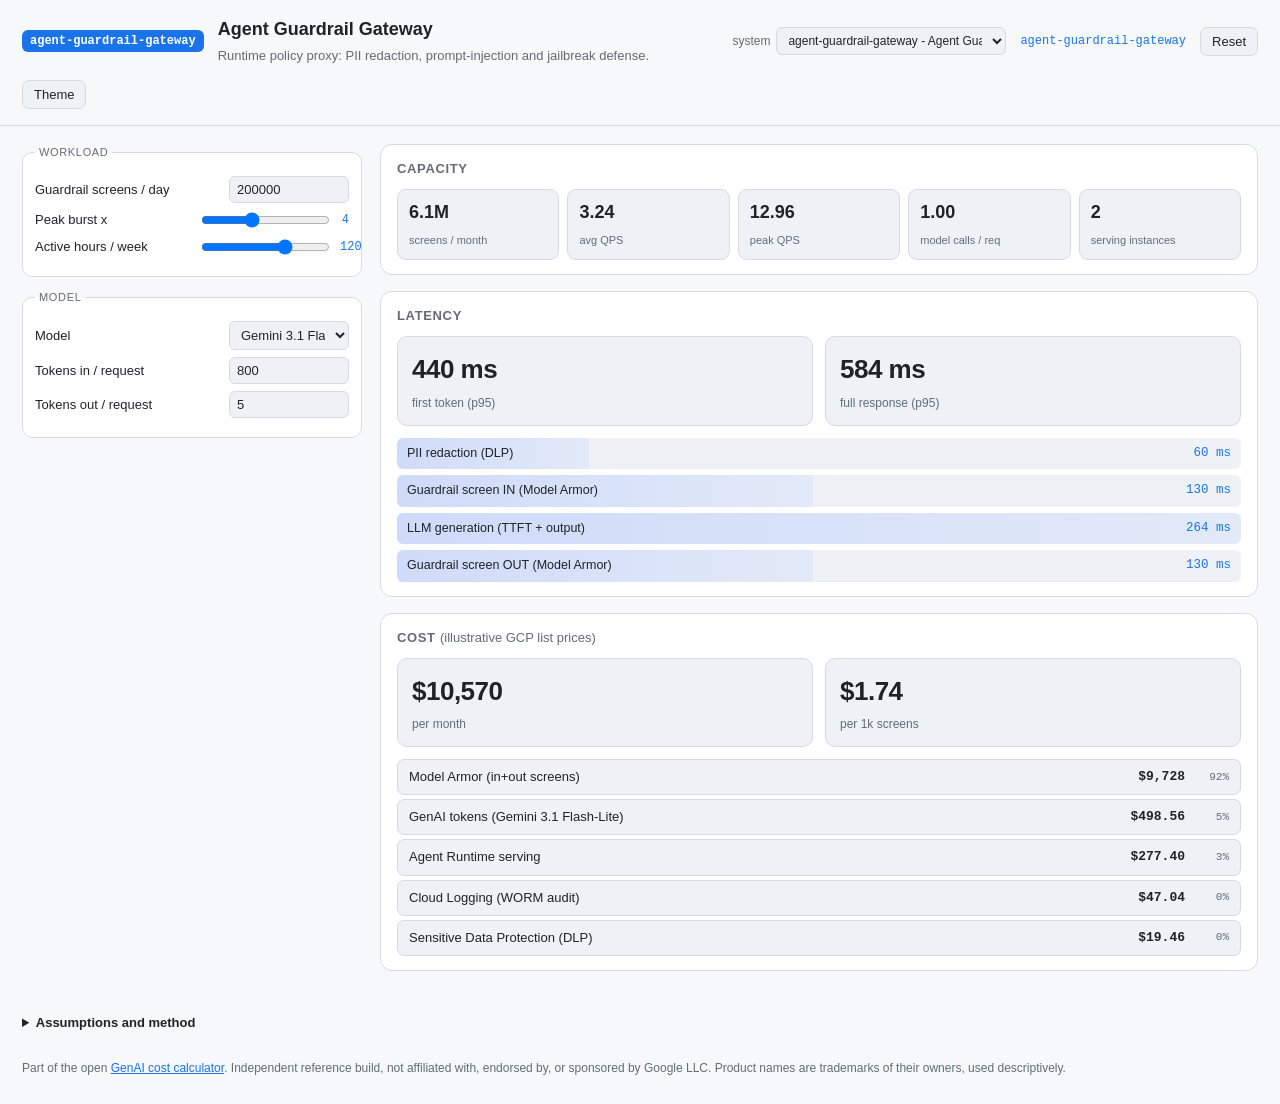
<file: calc/calculator.html>
<!DOCTYPE html>
<html lang="en">
<head>
<meta charset="utf-8">
<meta name="viewport" content="width=device-width, initial-scale=1">
<title>GenAI cost & latency calculator</title>
<meta name="description" content="Cost and latency calculator for GenAI / agentic systems (with bundled GRC reference-catalog examples). Pick a system, size the workload, see token-priced cost and decode-rate latency.">
<script>(function(){try{var t=localStorage.getItem('calc-theme')||(matchMedia('(prefers-color-scheme: light)').matches?'light':'dark');document.documentElement.setAttribute('data-theme',t);}catch(e){}})();</script>
<link rel="stylesheet" href="./styles.css">
</head>
<body>
<div id="calc-root"></div>
<!-- Same-repo (hosted) app: engine + app load relatively; app.js fetches ./systems.json and ./prices.json. -->
<script src="./engine.js"></script>
<script src="./app.js"></script>
</body>
</html>
</file>
<file: calc/styles.css>
:root{--bg:#0e1116;--card:#161b22;--ink:#e6edf3;--muted:#8b949e;--line:#2a313c;--accent:#7c9eff;--good:#3fb950;--soft:#1b2230;}
:root[data-theme=light]{--bg:#f6f8fa;--card:#fff;--ink:#1f2328;--muted:#636c76;--line:#d6dbe1;--accent:#1a73e8;--good:#1a7f37;--soft:#eef2f7;}
*{box-sizing:border-box}
body{margin:0;background:var(--bg);color:var(--ink);font:15px/1.55 -apple-system,BlinkMacSystemFont,"Segoe UI",Roboto,Helvetica,Arial,sans-serif;}
header{display:flex;align-items:center;gap:14px;flex-wrap:wrap;padding:16px 22px;border-bottom:1px solid var(--line);}
header .id{font:700 12px/1 ui-monospace,Menlo,Consolas,monospace;background:var(--accent);color:#fff;padding:5px 8px;border-radius:6px;}
header h1{font-size:18px;margin:0;font-weight:650;}
header .tag{color:var(--muted);font-size:13px;margin:2px 0 0;}
header .sp{flex:1}
header .swwrap{font-size:12px;color:var(--muted);display:flex;align-items:center;gap:6px;}
header .sel{background:var(--soft);border:1px solid var(--line);color:var(--ink);border-radius:6px;padding:5px 7px;font-size:12px;max-width:230px;}
header a.repo{color:var(--accent);text-decoration:none;font:12px/1 ui-monospace,Menlo,Consolas,monospace;}
.btn{background:var(--soft);border:1px solid var(--line);color:var(--ink);border-radius:7px;padding:6px 11px;font-size:13px;cursor:pointer;}
.btn:hover{border-color:var(--accent);}
main{display:grid;grid-template-columns:340px 1fr;gap:18px;padding:18px 22px;align-items:start;}
@media(max-width:820px){main{grid-template-columns:1fr}}
fieldset{border:1px solid var(--line);border-radius:10px;margin:0 0 12px;padding:8px 12px 12px;background:var(--card);}
legend{font-size:11px;text-transform:uppercase;letter-spacing:.06em;color:var(--muted);padding:0 4px;}
.ctl{display:flex;align-items:center;justify-content:space-between;gap:10px;margin:7px 0;}
.ctl label{font-size:13px;color:var(--ink);flex:1;}
.ctl input[type=number],.ctl select{width:120px;background:var(--soft);border:1px solid var(--line);color:var(--ink);border-radius:6px;padding:5px 7px;font-size:13px;}
.rng{display:flex;align-items:center;gap:8px;width:150px;}
.rng input{flex:1}.rng output{font:12px/1 ui-monospace,monospace;color:var(--accent);width:34px;text-align:right;}
.panel{background:var(--card);border:1px solid var(--line);border-radius:12px;padding:14px 16px;margin-bottom:16px;}
.panel h3{margin:0 0 10px;font-size:13px;text-transform:uppercase;letter-spacing:.05em;color:var(--muted);}
.panel h3 .sub{font-weight:400;text-transform:none;letter-spacing:0;}
#cap{display:flex;flex-wrap:wrap;gap:8px;}
.kv{flex:1;min-width:110px;background:var(--soft);border:1px solid var(--line);border-radius:9px;padding:9px 11px;}
.kv b{display:block;font-size:18px;}.kv span{font-size:11px;color:var(--muted);}
.big2{display:flex;gap:12px;margin-bottom:12px;}
.big{flex:1;background:var(--soft);border:1px solid var(--line);border-radius:10px;padding:12px 14px;}
.big b{display:block;font-size:26px;letter-spacing:-.5px;}.big span{font-size:12px;color:var(--muted);}
.bars{display:flex;flex-direction:column;gap:6px;}
.bar{position:relative;background:var(--soft);border-radius:6px;padding:6px 10px;display:flex;justify-content:space-between;font-size:12.5px;overflow:hidden;}
.bar i{position:absolute;left:0;top:0;bottom:0;background:linear-gradient(90deg,rgba(124,158,255,.28),rgba(124,158,255,.10));z-index:0;}
.bar .bl,.bar .bt{position:relative;z-index:1;}.bar .bt{font-family:ui-monospace,monospace;color:var(--accent);}
.bom{display:flex;flex-direction:column;gap:4px;}
.cl{background:var(--soft);border:1px solid var(--line);border-radius:7px;}
.cl summary{display:flex;align-items:center;gap:8px;cursor:pointer;padding:7px 11px;font-size:13px;list-style:none;}
.cl summary::-webkit-details-marker{display:none}
.cl summary span{flex:1}.cl summary b{font-family:ui-monospace,monospace}
.cl .pct{font:11px/1 ui-monospace,monospace;color:var(--muted);width:36px;text-align:right;font-style:normal;}
.cl .calc{padding:0 12px 10px;font:11.5px/1.5 ui-monospace,monospace;color:var(--muted);}
details.notes{margin:8px 22px 26px;color:var(--muted);font-size:13px;}
details.notes summary{cursor:pointer;color:var(--ink);font-weight:600;}
details.notes li{margin:4px 0;}details.notes code{background:var(--soft);padding:1px 4px;border-radius:4px;}
.foot{padding:0 22px 26px;color:var(--muted);font-size:12px;}
.foot a{color:var(--accent);}
</file>
